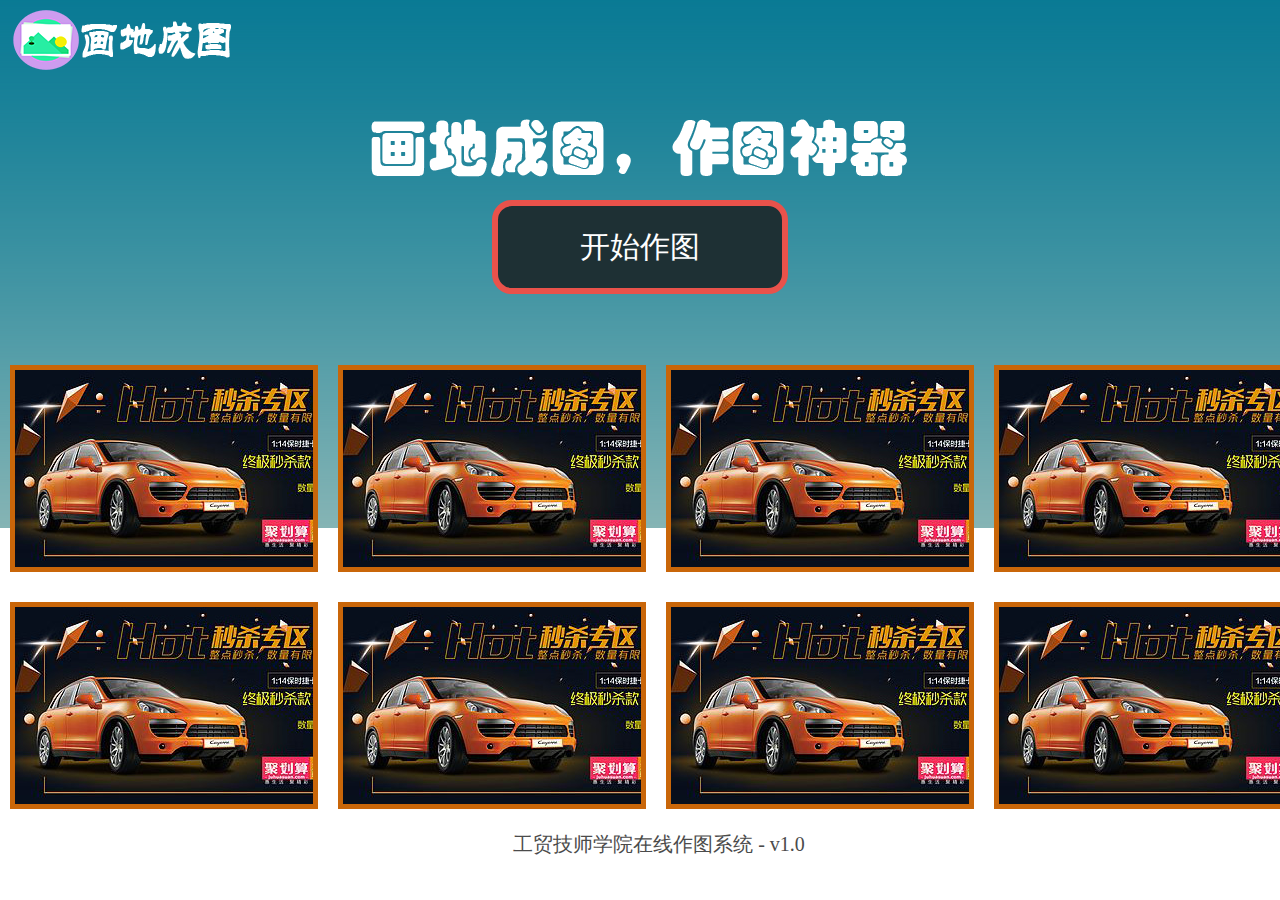
<file: index.html>
<!DOCTYPE html>
<html lang="en">

<head>
    <meta charset="UTF-8">
    <title>画图</title>
    <link rel="stylesheet" href="css/index.css">
</head>

<body>
    <div class="top">
        <div class="menu">
            <h1 class="logo"><img src="images/logo.png" alt=""></h1>
            <ul>
                <li>
                    <a href=""></a>
                </li>
                <li>
                    <a href=""></a>
                </li>
                <li>
                    <a href=""></a>
                </li>
                <li>
                    <a href=""></a>
                </li>
                <li>
                    <a href=""></a>
                </li>
            </ul>
        </div>
        <div class="title"></div>
        <div class="start">
            <button onclick="window.location.href = 'create.php'">开始作图</button>
        </div>
        <div class="show">
            <ul>
                <li>
                    <a href=""></a>
                </li>
                <li>
                    <a href=""></a>
                </li>
                <li>
                    <a href=""></a>
                </li>
                <li>
                    <a href=""></a>
                </li>

                <li>
                    <a href=""></a>
                </li>
                <li>
                    <a href=""></a>
                </li>
                <li>
                    <a href=""></a>
                </li>
                <li>
                    <a href=""></a>
                </li>
            </ul>
            <p class="foot-title">工贸技师学院在线作图系统 - v1.0</p>
        </div>
    </div>
</body>

</html>
</file>
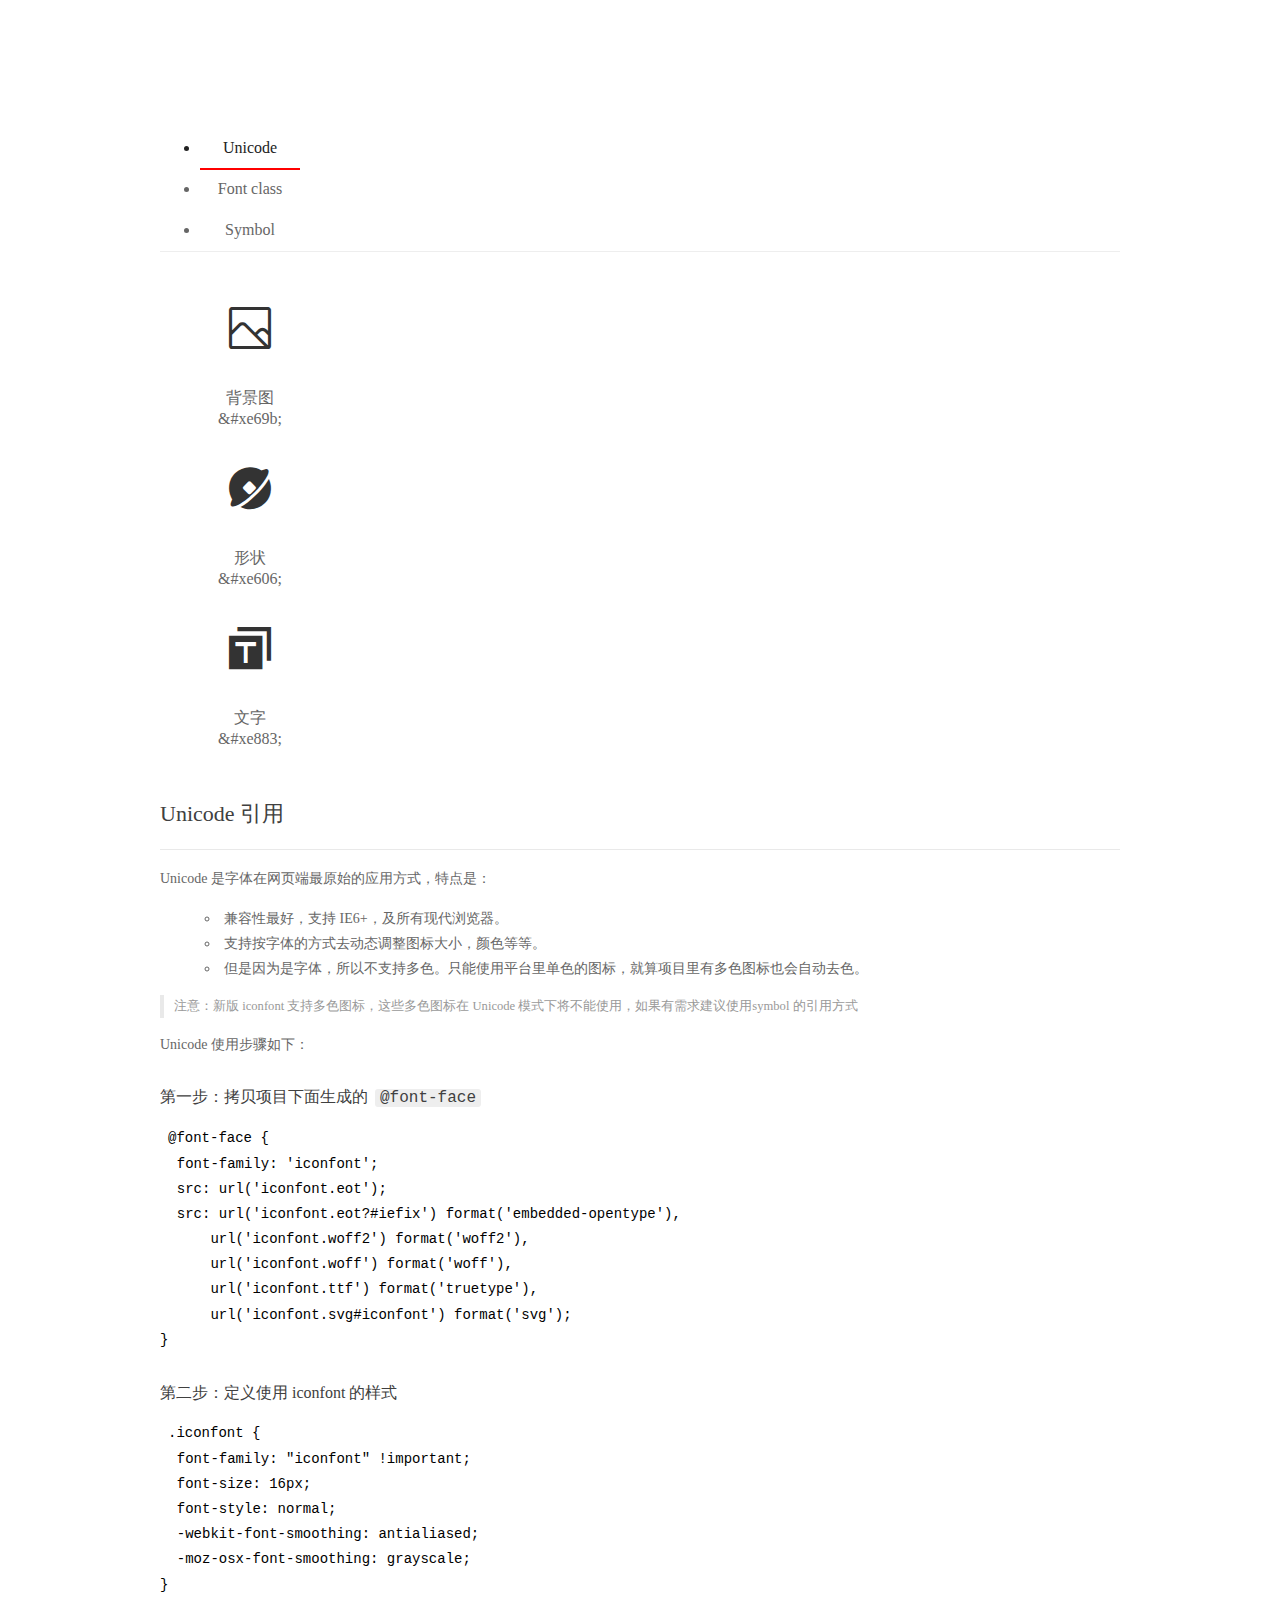
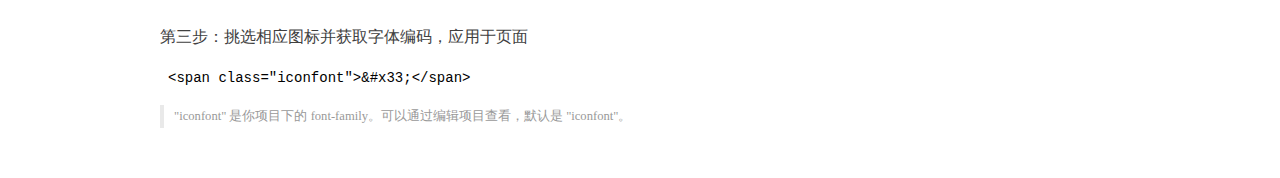
<file: css/font_1661xb3w5kk/demo_index.html>
<!DOCTYPE html>
<html>
<head>
  <meta charset="utf-8"/>
  <title>IconFont Demo</title>
  <link rel="shortcut icon" href="https://gtms04.alicdn.com/tps/i4/TB1_oz6GVXXXXaFXpXXJDFnIXXX-64-64.ico" type="image/x-icon"/>
  <link rel="stylesheet" href="https://g.alicdn.com/thx/cube/1.3.2/cube.min.css">
  <link rel="stylesheet" href="demo.css">
  <link rel="stylesheet" href="iconfont.css">
  <script src="iconfont.js"></script>
  <!-- jQuery -->
  <script src="https://a1.alicdn.com/oss/uploads/2018/12/26/7bfddb60-08e8-11e9-9b04-53e73bb6408b.js"></script>
  <!-- 代码高亮 -->
  <script src="https://a1.alicdn.com/oss/uploads/2018/12/26/a3f714d0-08e6-11e9-8a15-ebf944d7534c.js"></script>
</head>
<body>
  <div class="main">
    <h1 class="logo"><a href="https://www.iconfont.cn/" title="iconfont 首页" target="_blank">&#xe86b;</a></h1>
    <div class="nav-tabs">
      <ul id="tabs" class="dib-box">
        <li class="dib active"><span>Unicode</span></li>
        <li class="dib"><span>Font class</span></li>
        <li class="dib"><span>Symbol</span></li>
      </ul>
      
    </div>
    <div class="tab-container">
      <div class="content unicode" style="display: block;">
          <ul class="icon_lists dib-box">
          
            <li class="dib">
              <span class="icon iconfont">&#xe69b;</span>
                <div class="name">背景图</div>
                <div class="code-name">&amp;#xe69b;</div>
              </li>
          
            <li class="dib">
              <span class="icon iconfont">&#xe606;</span>
                <div class="name">形状</div>
                <div class="code-name">&amp;#xe606;</div>
              </li>
          
            <li class="dib">
              <span class="icon iconfont">&#xe883;</span>
                <div class="name">文字</div>
                <div class="code-name">&amp;#xe883;</div>
              </li>
          
          </ul>
          <div class="article markdown">
          <h2 id="unicode-">Unicode 引用</h2>
          <hr>

          <p>Unicode 是字体在网页端最原始的应用方式，特点是：</p>
          <ul>
            <li>兼容性最好，支持 IE6+，及所有现代浏览器。</li>
            <li>支持按字体的方式去动态调整图标大小，颜色等等。</li>
            <li>但是因为是字体，所以不支持多色。只能使用平台里单色的图标，就算项目里有多色图标也会自动去色。</li>
          </ul>
          <blockquote>
            <p>注意：新版 iconfont 支持多色图标，这些多色图标在 Unicode 模式下将不能使用，如果有需求建议使用symbol 的引用方式</p>
          </blockquote>
          <p>Unicode 使用步骤如下：</p>
          <h3 id="-font-face">第一步：拷贝项目下面生成的 <code>@font-face</code></h3>
<pre><code class="language-css"
>@font-face {
  font-family: 'iconfont';
  src: url('iconfont.eot');
  src: url('iconfont.eot?#iefix') format('embedded-opentype'),
      url('iconfont.woff2') format('woff2'),
      url('iconfont.woff') format('woff'),
      url('iconfont.ttf') format('truetype'),
      url('iconfont.svg#iconfont') format('svg');
}
</code></pre>
          <h3 id="-iconfont-">第二步：定义使用 iconfont 的样式</h3>
<pre><code class="language-css"
>.iconfont {
  font-family: "iconfont" !important;
  font-size: 16px;
  font-style: normal;
  -webkit-font-smoothing: antialiased;
  -moz-osx-font-smoothing: grayscale;
}
</code></pre>
          <h3 id="-">第三步：挑选相应图标并获取字体编码，应用于页面</h3>
<pre>
<code class="language-html"
>&lt;span class="iconfont"&gt;&amp;#x33;&lt;/span&gt;
</code></pre>
          <blockquote>
            <p>"iconfont" 是你项目下的 font-family。可以通过编辑项目查看，默认是 "iconfont"。</p>
          </blockquote>
          </div>
      </div>
      <div class="content font-class">
        <ul class="icon_lists dib-box">
          
          <li class="dib">
            <span class="icon iconfont icon-beijingtu"></span>
            <div class="name">
              背景图
            </div>
            <div class="code-name">.icon-beijingtu
            </div>
          </li>
          
          <li class="dib">
            <span class="icon iconfont icon-xingzhuang"></span>
            <div class="name">
              形状
            </div>
            <div class="code-name">.icon-xingzhuang
            </div>
          </li>
          
          <li class="dib">
            <span class="icon iconfont icon-wenzi"></span>
            <div class="name">
              文字
            </div>
            <div class="code-name">.icon-wenzi
            </div>
          </li>
          
        </ul>
        <div class="article markdown">
        <h2 id="font-class-">font-class 引用</h2>
        <hr>

        <p>font-class 是 Unicode 使用方式的一种变种，主要是解决 Unicode 书写不直观，语意不明确的问题。</p>
        <p>与 Unicode 使用方式相比，具有如下特点：</p>
        <ul>
          <li>兼容性良好，支持 IE8+，及所有现代浏览器。</li>
          <li>相比于 Unicode 语意明确，书写更直观。可以很容易分辨这个 icon 是什么。</li>
          <li>因为使用 class 来定义图标，所以当要替换图标时，只需要修改 class 里面的 Unicode 引用。</li>
          <li>不过因为本质上还是使用的字体，所以多色图标还是不支持的。</li>
        </ul>
        <p>使用步骤如下：</p>
        <h3 id="-fontclass-">第一步：引入项目下面生成的 fontclass 代码：</h3>
<pre><code class="language-html">&lt;link rel="stylesheet" href="./iconfont.css"&gt;
</code></pre>
        <h3 id="-">第二步：挑选相应图标并获取类名，应用于页面：</h3>
<pre><code class="language-html">&lt;span class="iconfont icon-xxx"&gt;&lt;/span&gt;
</code></pre>
        <blockquote>
          <p>"
            iconfont" 是你项目下的 font-family。可以通过编辑项目查看，默认是 "iconfont"。</p>
        </blockquote>
      </div>
      </div>
      <div class="content symbol">
          <ul class="icon_lists dib-box">
          
            <li class="dib">
                <svg class="icon svg-icon" aria-hidden="true">
                  <use xlink:href="#icon-beijingtu"></use>
                </svg>
                <div class="name">背景图</div>
                <div class="code-name">#icon-beijingtu</div>
            </li>
          
            <li class="dib">
                <svg class="icon svg-icon" aria-hidden="true">
                  <use xlink:href="#icon-xingzhuang"></use>
                </svg>
                <div class="name">形状</div>
                <div class="code-name">#icon-xingzhuang</div>
            </li>
          
            <li class="dib">
                <svg class="icon svg-icon" aria-hidden="true">
                  <use xlink:href="#icon-wenzi"></use>
                </svg>
                <div class="name">文字</div>
                <div class="code-name">#icon-wenzi</div>
            </li>
          
          </ul>
          <div class="article markdown">
          <h2 id="symbol-">Symbol 引用</h2>
          <hr>

          <p>这是一种全新的使用方式，应该说这才是未来的主流，也是平台目前推荐的用法。相关介绍可以参考这篇<a href="">文章</a>
            这种用法其实是做了一个 SVG 的集合，与另外两种相比具有如下特点：</p>
          <ul>
            <li>支持多色图标了，不再受单色限制。</li>
            <li>通过一些技巧，支持像字体那样，通过 <code>font-size</code>, <code>color</code> 来调整样式。</li>
            <li>兼容性较差，支持 IE9+，及现代浏览器。</li>
            <li>浏览器渲染 SVG 的性能一般，还不如 png。</li>
          </ul>
          <p>使用步骤如下：</p>
          <h3 id="-symbol-">第一步：引入项目下面生成的 symbol 代码：</h3>
<pre><code class="language-html">&lt;script src="./iconfont.js"&gt;&lt;/script&gt;
</code></pre>
          <h3 id="-css-">第二步：加入通用 CSS 代码（引入一次就行）：</h3>
<pre><code class="language-html">&lt;style&gt;
.icon {
  width: 1em;
  height: 1em;
  vertical-align: -0.15em;
  fill: currentColor;
  overflow: hidden;
}
&lt;/style&gt;
</code></pre>
          <h3 id="-">第三步：挑选相应图标并获取类名，应用于页面：</h3>
<pre><code class="language-html">&lt;svg class="icon" aria-hidden="true"&gt;
  &lt;use xlink:href="#icon-xxx"&gt;&lt;/use&gt;
&lt;/svg&gt;
</code></pre>
          </div>
      </div>

    </div>
  </div>
  <script>
  $(document).ready(function () {
      $('.tab-container .content:first').show()

      $('#tabs li').click(function (e) {
        var tabContent = $('.tab-container .content')
        var index = $(this).index()

        if ($(this).hasClass('active')) {
          return
        } else {
          $('#tabs li').removeClass('active')
          $(this).addClass('active')

          tabContent.hide().eq(index).fadeIn()
        }
      })
    })
  </script>
</body>
</html>
</file>
<file: css/index.css>
* {
    padding: 0;
    margin: 0;
}

li {
    list-style: none;
}

a {
    text-decoration: none;
}

.top {
    height: 528px;
    background: url(../images/top-bg.png);
}

.menu {
    height: 100px;
}

.menu h1 {
    float: left;
}

.title {
    height: 100px;
    background: url(../images/adtext.png) no-repeat center center;
}

.start {
    height: 165px;
}

.start button {
    box-sizing: border-box;
    text-align: center;
    line-height: 80px;
    background-color: #1e3034;
    color: #fff;
    font-size: 30px;
    width: 296px;
    height: 94px;
    display: block;
    margin: 0 auto;
    border: 6px solid #e9524b;
    border-radius: 20px;
    cursor: pointer;
}

.show {
    width: 1318px;
    margin: -20px auto 0 auto;
}

.show ul {
    position: relative;
}

.show ul::before,
.show ul::after {
    width: 75px;
    height: 75px;
    background: #ff9300;
    border-radius: 50%;
    position: absolute;
    top: 150px;
    font-size: 30px;
    line-height: 75px;
    text-align: center;
    color: #fff;
}

.show ul::before {
    content: "<";
    left: -100px;
}

.show ul::after {
    content: ">";
    right: -100px;
    clear: both;
}

.show ul li {
    box-sizing: border-box;
    width: 328px;
    height: 197px;
    float: left;
    padding: 0 10px;
    margin: 20px 0;
}

.show ul li a {
    display: block;
    height: 197px;
    border: 5px solid rgb(201, 102, 9);
    background-image: url(../images/qiche.jpg);
}

.foot-title {
    line-height: 50px;
    font-size: 20px;
    text-align: center;
    color: rgb(75, 75, 75);
}
</file>
<file: css/font_1661xb3w5kk/demo.css>
/* Logo 字体 */
@font-face {
  font-family: "iconfont logo";
  src: url('https://at.alicdn.com/t/font_985780_km7mi63cihi.eot?t=1545807318834');
  src: url('https://at.alicdn.com/t/font_985780_km7mi63cihi.eot?t=1545807318834#iefix') format('embedded-opentype'),
    url('https://at.alicdn.com/t/font_985780_km7mi63cihi.woff?t=1545807318834') format('woff'),
    url('https://at.alicdn.com/t/font_985780_km7mi63cihi.ttf?t=1545807318834') format('truetype'),
    url('https://at.alicdn.com/t/font_985780_km7mi63cihi.svg?t=1545807318834#iconfont') format('svg');
}

.logo {
  font-family: "iconfont logo";
  font-size: 160px;
  font-style: normal;
  -webkit-font-smoothing: antialiased;
  -moz-osx-font-smoothing: grayscale;
}

/* tabs */
.nav-tabs {
  position: relative;
}

.nav-tabs .nav-more {
  position: absolute;
  right: 0;
  bottom: 0;
  height: 42px;
  line-height: 42px;
  color: #666;
}

#tabs {
  border-bottom: 1px solid #eee;
}

#tabs li {
  cursor: pointer;
  width: 100px;
  height: 40px;
  line-height: 40px;
  text-align: center;
  font-size: 16px;
  border-bottom: 2px solid transparent;
  position: relative;
  z-index: 1;
  margin-bottom: -1px;
  color: #666;
}


#tabs .active {
  border-bottom-color: #f00;
  color: #222;
}

.tab-container .content {
  display: none;
}

/* 页面布局 */
.main {
  padding: 30px 100px;
  width: 960px;
  margin: 0 auto;
}

.main .logo {
  color: #333;
  text-align: left;
  margin-bottom: 30px;
  line-height: 1;
  height: 110px;
  margin-top: -50px;
  overflow: hidden;
  *zoom: 1;
}

.main .logo a {
  font-size: 160px;
  color: #333;
}

.helps {
  margin-top: 40px;
}

.helps pre {
  padding: 20px;
  margin: 10px 0;
  border: solid 1px #e7e1cd;
  background-color: #fffdef;
  overflow: auto;
}

.icon_lists {
  width: 100% !important;
  overflow: hidden;
  *zoom: 1;
}

.icon_lists li {
  width: 100px;
  margin-bottom: 10px;
  margin-right: 20px;
  text-align: center;
  list-style: none !important;
  cursor: default;
}

.icon_lists li .code-name {
  line-height: 1.2;
}

.icon_lists .icon {
  display: block;
  height: 100px;
  line-height: 100px;
  font-size: 42px;
  margin: 10px auto;
  color: #333;
  -webkit-transition: font-size 0.25s linear, width 0.25s linear;
  -moz-transition: font-size 0.25s linear, width 0.25s linear;
  transition: font-size 0.25s linear, width 0.25s linear;
}

.icon_lists .icon:hover {
  font-size: 100px;
}

.icon_lists .svg-icon {
  /* 通过设置 font-size 来改变图标大小 */
  width: 1em;
  /* 图标和文字相邻时，垂直对齐 */
  vertical-align: -0.15em;
  /* 通过设置 color 来改变 SVG 的颜色/fill */
  fill: currentColor;
  /* path 和 stroke 溢出 viewBox 部分在 IE 下会显示
      normalize.css 中也包含这行 */
  overflow: hidden;
}

.icon_lists li .name,
.icon_lists li .code-name {
  color: #666;
}

/* markdown 样式 */
.markdown {
  color: #666;
  font-size: 14px;
  line-height: 1.8;
}

.highlight {
  line-height: 1.5;
}

.markdown img {
  vertical-align: middle;
  max-width: 100%;
}

.markdown h1 {
  color: #404040;
  font-weight: 500;
  line-height: 40px;
  margin-bottom: 24px;
}

.markdown h2,
.markdown h3,
.markdown h4,
.markdown h5,
.markdown h6 {
  color: #404040;
  margin: 1.6em 0 0.6em 0;
  font-weight: 500;
  clear: both;
}

.markdown h1 {
  font-size: 28px;
}

.markdown h2 {
  font-size: 22px;
}

.markdown h3 {
  font-size: 16px;
}

.markdown h4 {
  font-size: 14px;
}

.markdown h5 {
  font-size: 12px;
}

.markdown h6 {
  font-size: 12px;
}

.markdown hr {
  height: 1px;
  border: 0;
  background: #e9e9e9;
  margin: 16px 0;
  clear: both;
}

.markdown p {
  margin: 1em 0;
}

.markdown>p,
.markdown>blockquote,
.markdown>.highlight,
.markdown>ol,
.markdown>ul {
  width: 80%;
}

.markdown ul>li {
  list-style: circle;
}

.markdown>ul li,
.markdown blockquote ul>li {
  margin-left: 20px;
  padding-left: 4px;
}

.markdown>ul li p,
.markdown>ol li p {
  margin: 0.6em 0;
}

.markdown ol>li {
  list-style: decimal;
}

.markdown>ol li,
.markdown blockquote ol>li {
  margin-left: 20px;
  padding-left: 4px;
}

.markdown code {
  margin: 0 3px;
  padding: 0 5px;
  background: #eee;
  border-radius: 3px;
}

.markdown strong,
.markdown b {
  font-weight: 600;
}

.markdown>table {
  border-collapse: collapse;
  border-spacing: 0px;
  empty-cells: show;
  border: 1px solid #e9e9e9;
  width: 95%;
  margin-bottom: 24px;
}

.markdown>table th {
  white-space: nowrap;
  color: #333;
  font-weight: 600;
}

.markdown>table th,
.markdown>table td {
  border: 1px solid #e9e9e9;
  padding: 8px 16px;
  text-align: left;
}

.markdown>table th {
  background: #F7F7F7;
}

.markdown blockquote {
  font-size: 90%;
  color: #999;
  border-left: 4px solid #e9e9e9;
  padding-left: 0.8em;
  margin: 1em 0;
}

.markdown blockquote p {
  margin: 0;
}

.markdown .anchor {
  opacity: 0;
  transition: opacity 0.3s ease;
  margin-left: 8px;
}

.markdown .waiting {
  color: #ccc;
}

.markdown h1:hover .anchor,
.markdown h2:hover .anchor,
.markdown h3:hover .anchor,
.markdown h4:hover .anchor,
.markdown h5:hover .anchor,
.markdown h6:hover .anchor {
  opacity: 1;
  display: inline-block;
}

.markdown>br,
.markdown>p>br {
  clear: both;
}


.hljs {
  display: block;
  background: white;
  padding: 0.5em;
  color: #333333;
  overflow-x: auto;
}

.hljs-comment,
.hljs-meta {
  color: #969896;
}

.hljs-string,
.hljs-variable,
.hljs-template-variable,
.hljs-strong,
.hljs-emphasis,
.hljs-quote {
  color: #df5000;
}

.hljs-keyword,
.hljs-selector-tag,
.hljs-type {
  color: #a71d5d;
}

.hljs-literal,
.hljs-symbol,
.hljs-bullet,
.hljs-attribute {
  color: #0086b3;
}

.hljs-section,
.hljs-name {
  color: #63a35c;
}

.hljs-tag {
  color: #333333;
}

.hljs-title,
.hljs-attr,
.hljs-selector-id,
.hljs-selector-class,
.hljs-selector-attr,
.hljs-selector-pseudo {
  color: #795da3;
}

.hljs-addition {
  color: #55a532;
  background-color: #eaffea;
}

.hljs-deletion {
  color: #bd2c00;
  background-color: #ffecec;
}

.hljs-link {
  text-decoration: underline;
}

/* 代码高亮 */
/* PrismJS 1.15.0
https://prismjs.com/download.html#themes=prism&languages=markup+css+clike+javascript */
/**
 * prism.js default theme for JavaScript, CSS and HTML
 * Based on dabblet (http://dabblet.com)
 * @author Lea Verou
 */
code[class*="language-"],
pre[class*="language-"] {
  color: black;
  background: none;
  text-shadow: 0 1px white;
  font-family: Consolas, Monaco, 'Andale Mono', 'Ubuntu Mono', monospace;
  text-align: left;
  white-space: pre;
  word-spacing: normal;
  word-break: normal;
  word-wrap: normal;
  line-height: 1.5;

  -moz-tab-size: 4;
  -o-tab-size: 4;
  tab-size: 4;

  -webkit-hyphens: none;
  -moz-hyphens: none;
  -ms-hyphens: none;
  hyphens: none;
}

pre[class*="language-"]::-moz-selection,
pre[class*="language-"] ::-moz-selection,
code[class*="language-"]::-moz-selection,
code[class*="language-"] ::-moz-selection {
  text-shadow: none;
  background: #b3d4fc;
}

pre[class*="language-"]::selection,
pre[class*="language-"] ::selection,
code[class*="language-"]::selection,
code[class*="language-"] ::selection {
  text-shadow: none;
  background: #b3d4fc;
}

@media print {

  code[class*="language-"],
  pre[class*="language-"] {
    text-shadow: none;
  }
}

/* Code blocks */
pre[class*="language-"] {
  padding: 1em;
  margin: .5em 0;
  overflow: auto;
}

:not(pre)>code[class*="language-"],
pre[class*="language-"] {
  background: #f5f2f0;
}

/* Inline code */
:not(pre)>code[class*="language-"] {
  padding: .1em;
  border-radius: .3em;
  white-space: normal;
}

.token.comment,
.token.prolog,
.token.doctype,
.token.cdata {
  color: slategray;
}

.token.punctuation {
  color: #999;
}

.namespace {
  opacity: .7;
}

.token.property,
.token.tag,
.token.boolean,
.token.number,
.token.constant,
.token.symbol,
.token.deleted {
  color: #905;
}

.token.selector,
.token.attr-name,
.token.string,
.token.char,
.token.builtin,
.token.inserted {
  color: #690;
}

.token.operator,
.token.entity,
.token.url,
.language-css .token.string,
.style .token.string {
  color: #9a6e3a;
  background: hsla(0, 0%, 100%, .5);
}

.token.atrule,
.token.attr-value,
.token.keyword {
  color: #07a;
}

.token.function,
.token.class-name {
  color: #DD4A68;
}

.token.regex,
.token.important,
.token.variable {
  color: #e90;
}

.token.important,
.token.bold {
  font-weight: bold;
}

.token.italic {
  font-style: italic;
}

.token.entity {
  cursor: help;
}
</file>
<file: css/font_1661xb3w5kk/iconfont.css>
@font-face {font-family: "iconfont";
  src: url('iconfont.eot?t=1577689515521'); /* IE9 */
  src: url('iconfont.eot?t=1577689515521#iefix') format('embedded-opentype'), /* IE6-IE8 */
  url('[data-uri]') format('woff2'),
  url('iconfont.woff?t=1577689515521') format('woff'),
  url('iconfont.ttf?t=1577689515521') format('truetype'), /* chrome, firefox, opera, Safari, Android, iOS 4.2+ */
  url('iconfont.svg?t=1577689515521#iconfont') format('svg'); /* iOS 4.1- */
}

.iconfont {
  font-family: "iconfont" !important;
  font-size: 16px;
  font-style: normal;
  -webkit-font-smoothing: antialiased;
  -moz-osx-font-smoothing: grayscale;
}

.icon-beijingtu:before {
  content: "\e69b";
}

.icon-xingzhuang:before {
  content: "\e606";
}

.icon-wenzi:before {
  content: "\e883";
}
</file>
